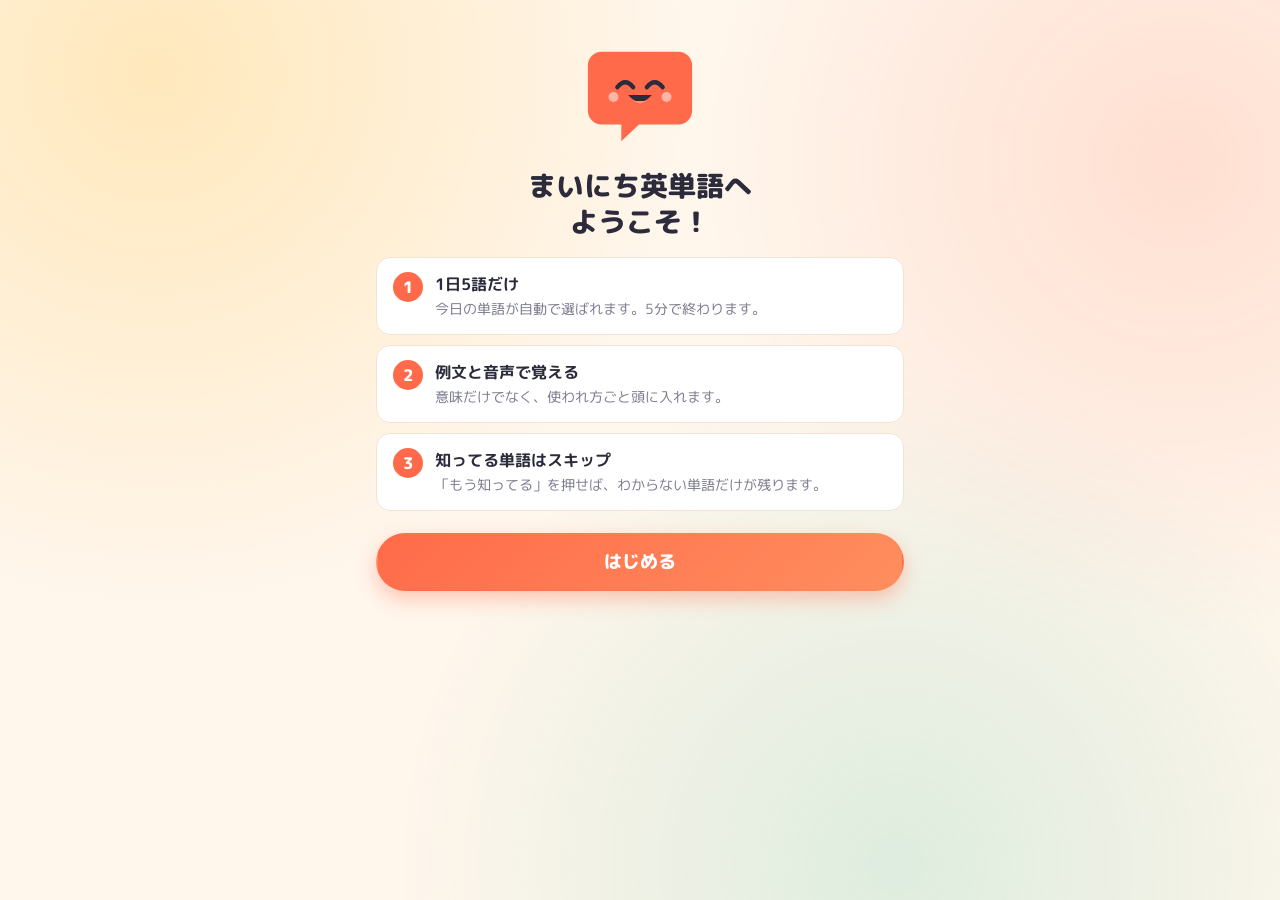
<file: app/index.html>
<!doctype html>
<html lang="ja">
<head>
  <meta charset="utf-8">
  <meta name="viewport" content="width=device-width, initial-scale=1, viewport-fit=cover">
  <title>まいにち英単語</title>
  <meta name="description" content="中学英単語を1日5語、例文と音声で覚える学習アプリ">
  <meta name="theme-color" content="#FF6B4A">
  <meta name="apple-mobile-web-app-capable" content="yes">
  <meta name="mobile-web-app-capable" content="yes">
  <meta name="apple-mobile-web-app-status-bar-style" content="default">
  <meta name="apple-mobile-web-app-title" content="英単語">
  <meta name="format-detection" content="telephone=no">
  <link rel="manifest" href="./manifest.webmanifest">
  <link rel="apple-touch-icon" href="./icons/apple-touch-icon.png">
  <link rel="icon" type="image/png" sizes="192x192" href="./icons/icon-192.png">
  <link rel="preconnect" href="https://fonts.googleapis.com">
  <link rel="preconnect" href="https://fonts.gstatic.com" crossorigin>
  <link href="https://fonts.googleapis.com/css2?family=M+PLUS+Rounded+1c:wght@400;700;800&display=swap" rel="stylesheet">
  <link rel="stylesheet" href="./css/style.css">
</head>
<body>
  <div id="app" class="app">
    <main id="view" class="view" aria-live="polite"></main>
    <nav id="tabbar" class="tabbar" aria-label="メニュー"></nav>
  </div>
  <div id="toast" aria-live="polite"></div>
  <noscript>
    <p style="padding:24px;text-align:center;font-family:sans-serif">このアプリを使うには JavaScript を有効にしてください。</p>
  </noscript>
  <script type="module" src="./js/app.js"></script>
</body>
</html>
</file>
<file: app/css/style.css>
/* まいにち英単語 - 見た目 */
:root {
  --bg: #FFF6EC;
  --surface: #FFFFFF;
  --surface-2: #FFF0E0;
  --ink: #2B2B3B;
  --muted: #7B7B8E;
  --line: #F1E3D3;
  --primary: #FF6B4A;
  --primary-dark: #E85A3A;
  --primary-soft: #FFE3DA;
  --accent: #FFC94D;
  --accent-soft: #FFF3CF;
  --mint: #2FBF9B;
  --mint-soft: #DDF6EE;
  --mint-dark: #1D8B6E;
  --sky-soft: #E0F0FB;
  --sky-dark: #2C6FA8;
  --danger: #E5484D;
  --radius: 20px;
  --radius-sm: 14px;
  --shadow: 0 6px 20px rgba(255, 107, 74, 0.12), 0 1px 3px rgba(43, 43, 59, 0.06);
  --font: "M PLUS Rounded 1c", "Hiragino Maru Gothic ProN", "Hiragino Sans", "Yu Gothic UI", "Meiryo", system-ui, sans-serif;
  --font-en: "M PLUS Rounded 1c", "Avenir Next", "Segoe UI", system-ui, sans-serif;
}

*, *::before, *::after { box-sizing: border-box; }
html { -webkit-text-size-adjust: 100%; }
body {
  margin: 0;
  font-family: var(--font);
  color: var(--ink);
  background: var(--bg);
  line-height: 1.5;
  -webkit-tap-highlight-color: transparent;
  min-height: 100vh;
  min-height: 100dvh;
}
body::before {
  content: "";
  position: fixed;
  inset: 0;
  z-index: -1;
  background:
    radial-gradient(circle at 12% 8%, rgba(255, 201, 77, 0.30), transparent 38%),
    radial-gradient(circle at 92% 18%, rgba(255, 107, 74, 0.16), transparent 34%),
    radial-gradient(circle at 70% 96%, rgba(47, 191, 155, 0.16), transparent 40%);
}
button { font-family: inherit; }
mark { color: inherit; }

.app { max-width: 560px; margin: 0 auto; min-height: 100vh; min-height: 100dvh; padding-bottom: calc(84px + env(safe-area-inset-bottom)); }
.app.focus { padding-bottom: 24px; }
.view { padding: calc(12px + env(safe-area-inset-top)) 16px 24px; }
.page-title { font-size: 24px; font-weight: 800; margin: 6px 0 14px; }

/* ---- タブバー ---- */
.tabbar { position: fixed; left: 0; right: 0; bottom: 0; display: flex; justify-content: center; padding: 0 12px calc(8px + env(safe-area-inset-bottom)); pointer-events: none; z-index: 20; }
.tabbar.hidden { display: none; }
.tabbar-inner { pointer-events: auto; display: flex; width: 100%; max-width: 560px; background: rgba(255, 255, 255, 0.94); backdrop-filter: blur(10px); -webkit-backdrop-filter: blur(10px); border-radius: 24px; box-shadow: var(--shadow); border: 1px solid var(--line); }
.tab { flex: 1; display: flex; flex-direction: column; align-items: center; gap: 2px; padding: 10px 6px 8px; border: 0; background: none; color: var(--muted); font-size: 12px; font-weight: 700; cursor: pointer; border-radius: 24px; touch-action: manipulation; }
.tab svg { width: 24px; height: 24px; }
.tab.active { color: var(--primary-dark); }

/* ---- ボタン ---- */
.btn { display: inline-flex; align-items: center; justify-content: center; gap: 8px; min-height: 48px; padding: 0 20px; border-radius: 999px; border: 2px solid transparent; font-weight: 800; font-size: 16px; line-height: 1.2; cursor: pointer; touch-action: manipulation; user-select: none; -webkit-user-select: none; transition: transform .08s ease, box-shadow .2s ease, background .2s ease; }
.btn:active { transform: scale(0.97); }
.btn:disabled { opacity: .5; cursor: default; }
.btn-primary { background: linear-gradient(135deg, var(--primary), #FF8E5E); color: #fff; box-shadow: 0 8px 20px rgba(255, 107, 74, 0.35); }
.btn-secondary { background: #fff; color: var(--primary-dark); border-color: var(--primary-soft); }
.btn-ghost { background: transparent; color: var(--muted); border-color: var(--line); }
.btn-danger { background: var(--danger); color: #fff; }
.btn-xl { min-height: 58px; font-size: 18px; width: 100%; }
.btn-block { width: 100%; }
.btn-text { display: inline-flex; align-items: center; gap: 4px; border: 0; background: none; color: var(--muted); font-weight: 700; font-size: 15px; padding: 8px 4px; cursor: pointer; touch-action: manipulation; }
.btn-text svg { width: 20px; height: 20px; }
.icon-btn { border: 0; background: #fff; width: 36px; height: 36px; border-radius: 50%; display: inline-flex; align-items: center; justify-content: center; cursor: pointer; color: var(--muted); touch-action: manipulation; }
.icon-btn svg { width: 20px; height: 20px; }

/* ---- 単語カード ---- */
.word-card { background: var(--surface); border-radius: var(--radius); padding: 22px 20px; box-shadow: var(--shadow); border: 1px solid var(--line); }
.wc-badges { display: flex; flex-wrap: wrap; gap: 6px; margin-bottom: 10px; }
.badge { display: inline-block; font-size: 12px; font-weight: 700; padding: 3px 10px; border-radius: 999px; background: var(--surface-2); color: var(--muted); white-space: nowrap; }
.badge-pos { background: var(--sky-soft); color: var(--sky-dark); }
.badge-level { background: var(--accent-soft); color: #9A6B00; }
.wc-word { margin: 4px 0 2px; font-size: 46px; line-height: 1.1; font-weight: 800; letter-spacing: .5px; font-family: var(--font-en); overflow-wrap: anywhere; }
.wc-kana { margin: 0 0 12px; color: var(--muted); font-size: 16px; display: flex; align-items: center; gap: 8px; flex-wrap: wrap; }
.kana-label { font-size: 11px; background: var(--surface-2); padding: 2px 8px; border-radius: 999px; }
.speak-group { display: inline-flex; gap: 8px; flex-wrap: wrap; }
.btn-speak { display: inline-flex; align-items: center; gap: 5px; border: 2px solid var(--primary-soft); background: #fff; color: var(--primary-dark); border-radius: 999px; padding: 8px 14px; font-weight: 700; font-size: 15px; cursor: pointer; touch-action: manipulation; min-height: 40px; }
.btn-speak.compact { padding: 6px 10px; font-size: 14px; min-height: 36px; }
.btn-speak:active { background: var(--primary-soft); }
.wc-meanings { list-style: none; padding: 0; margin: 18px 0 0; display: flex; flex-direction: column; gap: 6px; font-size: 22px; font-weight: 800; }
.wc-meanings li { display: flex; align-items: baseline; gap: 10px; }
.wc-meanings .num { display: inline-flex; align-items: center; justify-content: center; width: 24px; height: 24px; border-radius: 50%; background: var(--primary); color: #fff; font-size: 13px; flex: none; position: relative; top: -2px; }
.wc-example { margin-top: 18px; padding: 16px; background: var(--surface-2); border-radius: var(--radius-sm); }
.wc-example-label { font-size: 12px; font-weight: 800; color: var(--primary-dark); margin-bottom: 6px; letter-spacing: .1em; }
.example { margin: 0; font-size: 22px; line-height: 1.45; font-weight: 700; font-family: var(--font-en); }
.example mark { background: var(--accent-soft); color: var(--primary-dark); border-radius: 6px; padding: 0 4px; -webkit-box-decoration-break: clone; box-decoration-break: clone; }
.example-ja { margin: 6px 0 12px; color: var(--muted); font-size: 16px; }
.wc-note { margin: 14px 0 0; font-size: 14px; color: #6B5B3A; background: var(--accent-soft); padding: 10px 12px; border-radius: 12px; }

/* ---- ホーム ---- */
.home-head { display: flex; align-items: center; gap: 14px; margin-bottom: 12px; }
.greeting h1 { margin: 0; font-size: 24px; font-weight: 800; }
.greeting p { margin: 2px 0 0; color: var(--muted); font-size: 14px; font-weight: 700; }
.chips { display: flex; gap: 8px; flex-wrap: wrap; margin: 0 0 16px; }
.chip { display: inline-flex; align-items: center; gap: 4px; background: #fff; border: 1px solid var(--line); border-radius: 999px; padding: 6px 12px; font-size: 14px; font-weight: 700; box-shadow: 0 2px 6px rgba(43, 43, 59, 0.04); }
.review-chip { background: var(--sky-soft); color: var(--sky-dark); border-color: transparent; }
.section-title { display: flex; align-items: baseline; justify-content: space-between; margin: 0 0 10px; }
.section-title h2 { margin: 0; font-size: 18px; font-weight: 800; }
.section-title .sub { font-size: 13px; color: var(--muted); font-weight: 700; }
.today-list { display: flex; flex-direction: column; gap: 10px; margin-bottom: 14px; }
.today-item { display: flex; align-items: center; gap: 14px; background: #fff; border: 1px solid var(--line); border-radius: var(--radius-sm); padding: 14px 16px; box-shadow: 0 2px 8px rgba(43, 43, 59, 0.04); cursor: pointer; text-align: left; color: inherit; width: 100%; touch-action: manipulation; transition: transform .08s ease; }
.today-item:active { transform: scale(0.99); }
.ti-num { width: 28px; height: 28px; border-radius: 50%; background: var(--primary-soft); color: var(--primary-dark); display: flex; align-items: center; justify-content: center; font-weight: 800; font-size: 14px; flex: none; }
.ti-main { flex: 1; min-width: 0; display: flex; flex-direction: column; }
.ti-word { font-size: 24px; font-weight: 800; font-family: var(--font-en); line-height: 1.15; }
.ti-sub { font-size: 13px; color: var(--muted); margin-top: 2px; white-space: nowrap; overflow: hidden; text-overflow: ellipsis; }
.ti-status { width: 28px; height: 28px; border-radius: 50%; border: 2px solid var(--line); display: flex; align-items: center; justify-content: center; flex: none; color: #fff; }
.ti-status svg { width: 16px; height: 16px; }
.today-item.done .ti-status { background: var(--mint); border-color: var(--mint); }
.today-item.done .ti-num { background: var(--mint-soft); color: var(--mint-dark); }
.progress-card { background: #fff; border: 1px solid var(--line); border-radius: var(--radius); padding: 18px 20px; box-shadow: var(--shadow); margin-top: 20px; }
.progress-big { display: flex; align-items: baseline; gap: 6px; }
.progress-big strong { font-size: 36px; font-weight: 800; color: var(--primary-dark); line-height: 1; }
.progress-big span { color: var(--muted); font-weight: 700; }
.bar { height: 12px; background: var(--surface-2); border-radius: 999px; overflow: hidden; }
.bar .fill { height: 100%; background: linear-gradient(90deg, var(--primary), var(--accent)); border-radius: 999px; transition: width .4s ease; }
.level-rows { margin-top: 12px; display: flex; flex-direction: column; gap: 8px; }
.level-row { display: grid; grid-template-columns: 84px 1fr 64px; align-items: center; gap: 10px; font-size: 13px; font-weight: 700; color: var(--muted); }
.level-row .bar { height: 8px; }
.done-card { text-align: center; background: linear-gradient(135deg, #fff, var(--mint-soft)); border: 1px solid var(--line); border-radius: var(--radius); padding: 22px 18px; box-shadow: var(--shadow); }
.hint-banner { display: flex; gap: 10px; align-items: flex-start; background: var(--accent-soft); border-radius: var(--radius-sm); padding: 12px 14px; margin-bottom: 16px; font-size: 14px; }
.hint-banner .close { margin-left: auto; padding: 0; flex: none; }

/* ---- 学習 ---- */
.topbar { display: flex; align-items: center; gap: 12px; margin-bottom: 12px; min-height: 40px; }
.topbar .counter { margin-left: auto; font-weight: 800; color: var(--muted); font-size: 14px; white-space: nowrap; }
.dots { display: flex; gap: 6px; flex: 1; justify-content: center; flex-wrap: wrap; }
.dot { width: 10px; height: 10px; border-radius: 50%; background: var(--line); transition: transform .2s; }
.dot.done { background: var(--mint); }
.dot.current { background: var(--primary); transform: scale(1.3); }
.study-actions { display: flex; flex-direction: column; gap: 10px; margin-top: 16px; }

/* ---- クイズ ---- */
.quiz-progress { flex: 1; display: flex; align-items: center; gap: 10px; }
.quiz-progress .bar { flex: 1; height: 10px; }
.quiz-instruction { margin: 4px 0 10px; font-weight: 800; color: var(--muted); font-size: 15px; text-align: center; }
.prompt { background: #fff; border: 1px solid var(--line); border-radius: var(--radius); padding: 22px 18px; text-align: center; box-shadow: var(--shadow); margin-bottom: 16px; }
.prompt-word { font-size: 44px; font-weight: 800; font-family: var(--font-en); line-height: 1.1; overflow-wrap: anywhere; }
.prompt-kana { color: var(--muted); margin: 4px 0 10px; }
.prompt-sentence { font-size: 24px; font-weight: 700; font-family: var(--font-en); margin: 0 0 8px; line-height: 1.45; }
.prompt-sentence .blank { display: inline-block; min-width: 3.2em; border-bottom: 3px solid var(--primary); color: transparent; margin: 0 4px; line-height: 1; }
.prompt-ja { margin: 0; color: var(--muted); }
.prompt-meaning { font-size: 26px; font-weight: 800; }
.prompt-pos { color: var(--muted); font-size: 14px; font-weight: 700; margin-top: 4px; }
.choices { display: grid; grid-template-columns: 1fr; gap: 10px; }
.choice { min-height: 56px; padding: 12px 16px; background: #fff; border: 2px solid var(--line); border-radius: var(--radius-sm); font-size: 18px; font-weight: 700; color: var(--ink); cursor: pointer; touch-action: manipulation; text-align: center; transition: transform .08s ease, background .2s, border-color .2s; }
.choice[lang="en"] { font-family: var(--font-en); font-size: 20px; }
.choice:active { transform: scale(0.98); }
.choice:disabled { cursor: default; }
.choice.is-correct { background: var(--mint-soft); border-color: var(--mint); color: var(--mint-dark); }
.choice.is-wrong { background: #FDE8E8; border-color: var(--danger); color: var(--danger); }
.feedback { margin-top: 14px; }
.fb-ok { display: flex; align-items: center; justify-content: center; gap: 10px; font-size: 20px; font-weight: 800; color: var(--mint-dark); }
.fb-ng { background: #fff; border: 1px solid var(--line); border-radius: var(--radius); padding: 16px; box-shadow: var(--shadow); }
.fb-head { display: flex; align-items: center; gap: 10px; font-weight: 800; color: var(--primary-dark); margin-bottom: 8px; }
.mini-card .mc-word { font-size: 28px; font-weight: 800; font-family: var(--font-en); line-height: 1.15; }
.mini-card .mc-kana { color: var(--muted); font-size: 14px; font-weight: 400; font-family: var(--font); }
.mini-card .mc-meaning { font-size: 18px; font-weight: 800; margin: 6px 0; }
.mini-card .example { font-size: 18px; }
.mini-card .example-ja { margin: 2px 0 8px; font-size: 14px; }
@keyframes pop { 0% { transform: scale(.7); opacity: 0; } 60% { transform: scale(1.08); opacity: 1; } 100% { transform: scale(1); } }
.pop { animation: pop .35s ease; }

/* ---- 完了 ---- */
.done-hero { text-align: center; padding: 12px 0 6px; }
.done-hero h1 { margin: 8px 0 2px; font-size: 28px; font-weight: 800; }
.done-hero p { margin: 0; color: var(--muted); font-weight: 700; min-height: 1.5em; }
.stats { display: grid; grid-template-columns: 1fr 1fr; gap: 10px; margin: 18px 0; }
.stat { background: #fff; border: 1px solid var(--line); border-radius: var(--radius-sm); padding: 14px; text-align: center; box-shadow: 0 2px 8px rgba(43, 43, 59, 0.04); }
.stat strong { display: block; font-size: 28px; font-weight: 800; color: var(--primary-dark); line-height: 1.1; }
.stat span { font-size: 13px; color: var(--muted); font-weight: 700; }
.next-up { background: #fff; border: 1px solid var(--line); border-radius: var(--radius-sm); padding: 14px 16px; margin-bottom: 16px; }
.next-up h3 { margin: 0 0 8px; font-size: 14px; color: var(--muted); }
.word-chips { display: flex; flex-wrap: wrap; gap: 8px; }
.word-chip { background: var(--surface-2); border-radius: 999px; padding: 6px 12px; font-weight: 800; font-family: var(--font-en); font-size: 16px; }

/* ---- 単語一覧 ---- */
.search { width: 100%; min-height: 48px; border-radius: 999px; border: 2px solid var(--line); padding: 0 18px; font-family: inherit; font-size: 16px; background: #fff; outline: none; color: var(--ink); -webkit-appearance: none; appearance: none; }
.search:focus { border-color: var(--primary); }
.segment { display: flex; background: var(--surface-2); border-radius: 999px; padding: 4px; margin: 12px 0; }
.segment button { flex: 1; border: 0; background: none; border-radius: 999px; padding: 8px 6px; font-weight: 800; font-size: 14px; color: var(--muted); cursor: pointer; touch-action: manipulation; line-height: 1.2; }
.segment button.active { background: #fff; color: var(--ink); box-shadow: 0 2px 6px rgba(43, 43, 59, 0.08); }
.segment small { display: block; font-size: 11px; font-weight: 700; }
.filters { display: flex; gap: 8px; margin-bottom: 10px; }
.select { flex: 1; min-width: 0; min-height: 44px; border-radius: 14px; border: 2px solid var(--line); background: #fff; font-family: inherit; font-size: 15px; padding: 0 12px; color: var(--ink); }
.list-actions { display: flex; gap: 8px; flex-wrap: wrap; margin-bottom: 12px; }
.list-actions .btn { min-height: 40px; font-size: 14px; padding: 0 14px; }
.rows { display: flex; flex-direction: column; gap: 8px; }
.row { display: flex; align-items: center; gap: 12px; background: #fff; border: 1px solid var(--line); border-radius: var(--radius-sm); padding: 12px 14px; width: 100%; text-align: left; color: inherit; cursor: pointer; touch-action: manipulation; }
.r-main { flex: 1; min-width: 0; display: flex; flex-direction: column; }
.r-word { font-size: 20px; font-weight: 800; font-family: var(--font-en); line-height: 1.15; }
.r-kana { font-size: 12px; color: var(--muted); font-weight: 400; font-family: var(--font); }
.r-meaning { font-size: 14px; color: var(--ink); white-space: nowrap; overflow: hidden; text-overflow: ellipsis; }
.empty { text-align: center; color: var(--muted); padding: 32px 16px; font-weight: 700; }
.status-line { display: flex; gap: 8px; align-items: center; font-size: 14px; color: var(--muted); margin: 12px 0; flex-wrap: wrap; }
.status-pill { display: inline-block; padding: 3px 10px; border-radius: 999px; font-weight: 800; font-size: 13px; }
.status-new { background: var(--surface-2); color: var(--muted); }
.status-fuzzy { background: var(--accent-soft); color: #9A6B00; }
.status-learned { background: var(--mint-soft); color: var(--mint-dark); }
.sorter { text-align: center; }
.sorter .counter { font-weight: 800; color: var(--muted); font-size: 14px; }
.sorter .s-word { font-size: 44px; font-weight: 800; font-family: var(--font-en); margin: 6px 0 0; }
.sorter .s-kana { color: var(--muted); }
.sorter .s-reveal { margin: 14px 0; min-height: 64px; }
.sorter .s-buttons { display: grid; grid-template-columns: 1fr 1fr; gap: 10px; margin-top: 10px; }

/* ---- 設定 ---- */
.settings-group { background: #fff; border: 1px solid var(--line); border-radius: var(--radius); padding: 6px 16px 10px; margin-bottom: 14px; box-shadow: 0 2px 8px rgba(43, 43, 59, 0.04); }
.settings-group h2 { font-size: 13px; color: var(--muted); letter-spacing: .08em; margin: 12px 0 2px; }
.setting { display: flex; align-items: center; justify-content: space-between; gap: 12px; padding: 12px 0; border-top: 1px solid var(--line); }
.settings-group h2 + .setting { border-top: 0; }
.s-label { font-weight: 700; }
.s-desc { font-size: 12px; color: var(--muted); font-weight: 400; }
.toggle { position: relative; width: 52px; height: 32px; border-radius: 999px; background: #DDD6CC; border: 0; cursor: pointer; flex: none; transition: background .2s; touch-action: manipulation; }
.toggle::after { content: ""; position: absolute; top: 3px; left: 3px; width: 26px; height: 26px; border-radius: 50%; background: #fff; box-shadow: 0 1px 4px rgba(0, 0, 0, 0.2); transition: transform .2s; }
.toggle.on { background: var(--mint); }
.toggle.on::after { transform: translateX(20px); }
.seg-small { display: inline-flex; background: var(--surface-2); border-radius: 999px; padding: 3px; flex: none; }
.seg-small button { border: 0; background: none; border-radius: 999px; padding: 6px 12px; font-weight: 800; color: var(--muted); cursor: pointer; touch-action: manipulation; font-size: 14px; }
.seg-small button.active { background: #fff; color: var(--ink); box-shadow: 0 1px 4px rgba(43, 43, 59, 0.1); }
.howto ol { padding-left: 20px; margin: 6px 0 0; font-size: 14px; }
.howto li { margin: 4px 0; }
.file-input { display: none; }
.version { color: var(--muted); font-size: 12px; text-align: center; margin: 10px 0 20px; }

/* ---- シート・トースト・その他 ---- */
.sheet-overlay { position: fixed; inset: 0; background: rgba(43, 43, 59, 0.35); display: flex; align-items: flex-end; justify-content: center; z-index: 50; opacity: 0; transition: opacity .25s; }
.sheet-overlay.show { opacity: 1; }
.sheet { width: 100%; max-width: 560px; max-height: 88vh; max-height: 88dvh; background: var(--bg); border-radius: 24px 24px 0 0; padding: 12px 16px calc(20px + env(safe-area-inset-bottom)); overflow: auto; transform: translateY(30px); transition: transform .25s; }
.sheet-overlay.show .sheet { transform: none; }
.sheet-head { display: flex; align-items: center; justify-content: space-between; margin-bottom: 8px; }
.sheet-title { font-weight: 800; font-size: 16px; }
.sheet-title[lang="en"] { font-family: var(--font-en); font-size: 18px; }
.btn-row { display: flex; gap: 10px; margin-top: 14px; }
.btn-row .btn { flex: 1; }
.confirm-body { margin: 4px 0 0; }
.no-scroll { overflow: hidden; }
#toast { position: fixed; left: 0; right: 0; bottom: calc(96px + env(safe-area-inset-bottom)); display: flex; flex-direction: column; align-items: center; gap: 8px; pointer-events: none; z-index: 60; padding: 0 16px; }
.toast { background: var(--ink); color: #fff; padding: 10px 18px; border-radius: 999px; font-weight: 700; font-size: 14px; opacity: 0; transform: translateY(8px); transition: opacity .25s, transform .25s; max-width: 100%; text-align: center; }
.toast.show { opacity: 1; transform: none; }
.fade-in { animation: fadein .25s ease; }
@keyframes fadein { from { opacity: 0; transform: translateY(6px); } to { opacity: 1; transform: none; } }
.loading, .error-view { text-align: center; padding: 60px 16px; color: var(--muted); font-weight: 700; }
.error-view .btn { margin-top: 12px; }

/* ---- はじめての案内 ---- */
.title-xl { font-size: 28px; font-weight: 800; text-align: center; margin: 12px 0 16px; line-height: 1.3; }
.onboard-hero { display: flex; justify-content: center; padding-top: 24px; }
.onboard-list { list-style: none; padding: 0; margin: 0 0 22px; display: flex; flex-direction: column; gap: 10px; }
.onboard-list li { display: flex; gap: 12px; align-items: flex-start; background: #fff; border: 1px solid var(--line); border-radius: var(--radius-sm); padding: 14px 16px; }
.ob-num { width: 30px; height: 30px; border-radius: 50%; background: var(--primary); color: #fff; display: flex; align-items: center; justify-content: center; font-weight: 800; flex: none; }
.onboard-list strong { display: block; font-size: 16px; }
.onboard-list span:not(.ob-num) { font-size: 14px; color: var(--muted); }

@media (prefers-reduced-motion: reduce) {
  *, *::before, *::after { animation: none !important; transition: none !important; }
}
@media (min-width: 480px) {
  .choices { grid-template-columns: 1fr 1fr; }
}
</file>
